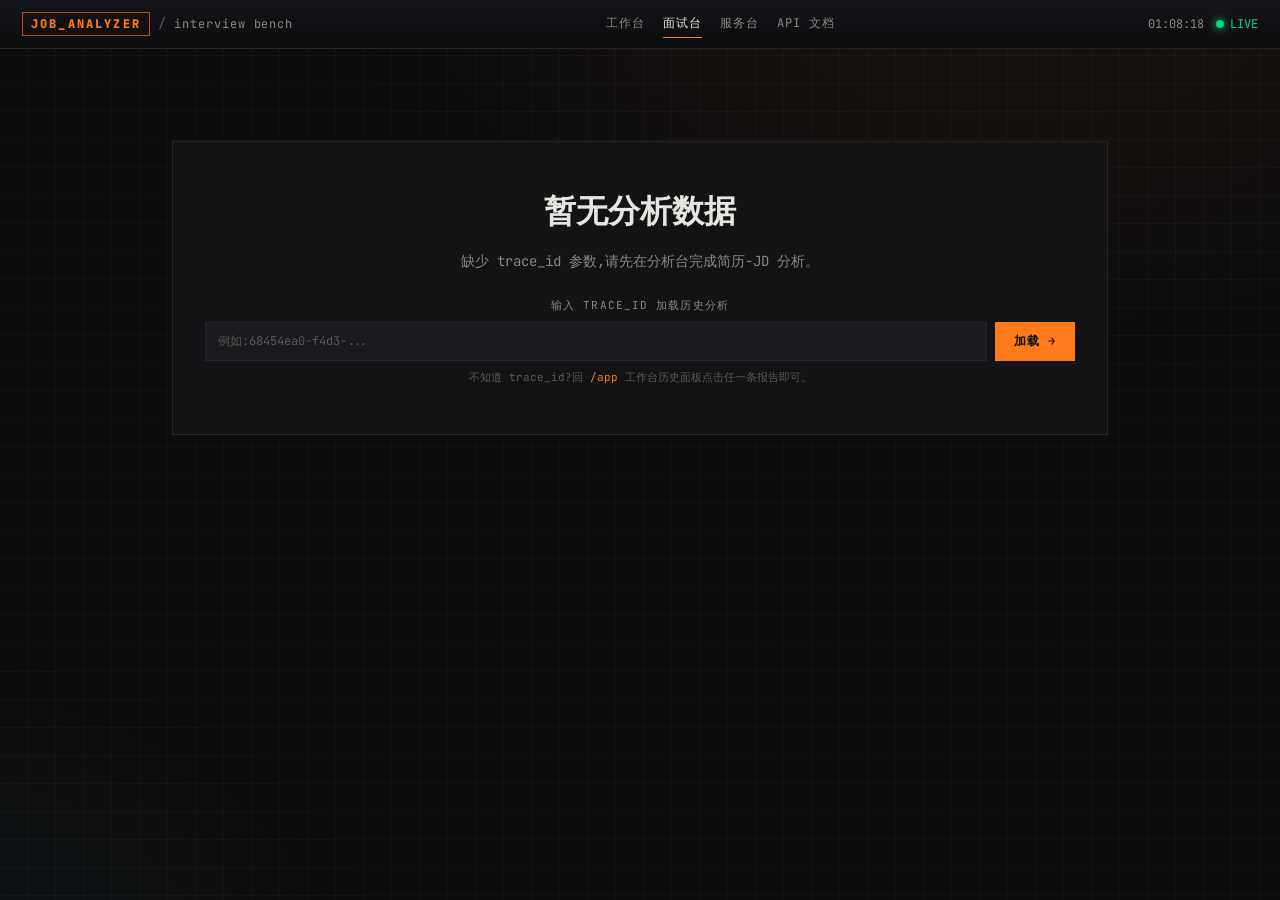
<file: static/interview.html>
<!doctype html>
<html lang="zh-CN">
<head>
  <meta charset="utf-8" />
  <title>面试题预测 · 求职分析智能体</title>
  <meta name="viewport" content="width=device-width,initial-scale=1" />
  <link rel="preconnect" href="https://fonts.googleapis.com" />
  <link rel="preconnect" href="https://fonts.gstatic.com" crossorigin />
  <link href="https://fonts.googleapis.com/css2?family=JetBrains+Mono:ital,wght@0,400;0,500;0,700;0,800;1,400&family=Newsreader:ital,wght@0,400;0,700;0,800;1,400&display=swap" rel="stylesheet" />
  <link rel="stylesheet" href="/static/app.css?v=2" />
  <link rel="stylesheet" href="/static/interview.css?v=2" />
</head>
<body>
  <div class="grid-bg" aria-hidden="true"></div>
  <div class="scan" aria-hidden="true"></div>

  <header class="top">
    <div class="top-left">
      <span class="ticker">JOB_ANALYZER</span>
      <span class="dim">/</span>
      <span class="section-name">interview bench</span>
    </div>
    <nav class="top-nav">
      <a href="/app">工作台</a>
      <a href="/interview" class="active">面试台</a>
      <a href="/">服务台</a>
      <a href="/docs" target="_blank" rel="noopener">API 文档</a>
    </nav>
    <div class="top-right">
      <span class="ts" id="ts">--:--:--</span>
      <span class="live"><span class="dot"></span>LIVE</span>
    </div>
  </header>

  <main class="page">
    <!-- 状态:无 trace_id 或缓存不存在 -->
    <section class="card fallback" id="fallback" hidden>
      <h2>暂无分析数据</h2>
      <p id="fallbackMsg">请先在分析台完成简历-JD 匹配分析,再回来生成面试题预测。</p>
      <form id="traceForm" class="fb-form">
        <label class="fb-label" for="traceInput">输入 trace_id 加载历史分析</label>
        <div class="fb-row">
          <input type="text" id="traceInput" class="fb-input" placeholder="例如:68454ea0-f4d3-..." autocomplete="off" />
          <button type="submit" class="fb-btn">加载 →</button>
        </div>
        <div class="fb-hint">不知道 trace_id?回 <a href="/app">/app</a> 工作台历史面板点击任一条报告即可。</div>
      </form>
    </section>

    <!-- 主界面 -->
    <section class="iv-shell" id="ivShell" hidden>
      <!-- 报头:返回 + 标题 -->
      <header class="iv-head">
        <a class="iv-back" href="/app">← 返回分析报告</a>
        <h1 class="iv-title">面试题预测</h1>
        <p class="iv-sub">基于简历-JD 匹配结果,按风险优先级生成针对性面试题</p>
      </header>

      <!-- 分析摘要卡 -->
      <section class="summary-card" id="summaryCard">
        <div class="sc-kicker">分析摘要 · SUMMARY</div>
        <div class="sc-grid">
          <div class="sc-cell">
            <div class="sc-k">候选人</div>
            <div class="sc-v" id="scName">—</div>
          </div>
          <div class="sc-cell">
            <div class="sc-k">岗位</div>
            <div class="sc-v" id="scJob">—</div>
          </div>
          <div class="sc-cell">
            <div class="sc-k">综合分</div>
            <div class="sc-v" id="scScore">—</div>
          </div>
          <div class="sc-cell">
            <div class="sc-k">trace_id</div>
            <div class="sc-v mono" id="scTrace">—</div>
          </div>
        </div>
      </section>

      <!-- 启动区 -->
      <section class="start-card" id="startCard">
        <div class="start-ico">🎯</div>
        <div class="start-body">
          <h3>开始预测面试题</h3>
          <p>基于风险点分层,生成 8–12 道针对性面试题,含优先级与出题原因,耗时约 20–40 秒。</p>
        </div>
        <button class="btn-primary" id="btnPredict">开始预测</button>
      </section>

      <!-- 进度条 -->
      <section class="progress-card" id="progressCard" hidden>
        <div class="pc-head">
          <span class="pc-kicker">正在生成 · GENERATING</span>
          <span class="pc-pct" id="pcPct">0%</span>
        </div>
        <div class="pc-bar"><div class="pc-fill" id="pcFill"></div></div>
        <div class="pc-msg" id="pcMsg">准备中…</div>
      </section>

      <!-- 错误提示 -->
      <section class="err-card" id="errCard" hidden>
        <strong>生成失败</strong>
        <p id="errMsg">—</p>
      </section>

      <!-- 题目结果 -->
      <section class="result" id="result" hidden>
        <div class="res-head">
          <h2>预测结果</h2>
          <div class="res-stats">
            <span id="resCount">0 道题</span>
            <span class="dim">·</span>
            <span id="resTime">—</span>
          </div>
        </div>

        <!-- 优先级筛选栏 -->
        <div class="filter-bar" id="filterBar" hidden>
          <span class="filter-label">按优先级筛选</span>
          <button class="filter-btn active" id="filterAll">全部</button>
          <button class="filter-btn high" id="filterHigh">高优先</button>
          <button class="filter-btn medium" id="filterMedium">中优先</button>
          <button class="filter-btn low" id="filterLow">低优先</button>
        </div>

        <div id="catList" class="cat-list">
          <!-- JS 注入分类卡片 -->
        </div>

        <!-- 备考建议 -->
        <section class="summary-card summary-advice">
          <div class="sc-kicker">备考建议 · SUMMARY</div>
          <p class="advice-text" id="adviceText">—</p>
        </section>
      </section>
    </section>
  </main>

  <!-- 模板:题目卡片(JS 复制) -->
  <template id="tplCat">
    <section class="cat-card">
      <header class="cat-head" data-toggle>
        <span class="cat-num"></span>
        <h3 class="cat-title"></h3>
        <span class="cat-count"></span>
        <span class="cat-toggle">▾</span>
      </header>
      <div class="cat-body" data-body>
        <!-- 问题列表 -->
      </div>
    </section>
  </template>

  <template id="tplQ">
    <article class="q-card">
      <header class="q-head">
        <span class="q-diff" data-diff>—</span>
        <span class="q-priority" data-priority>—</span>
        <span class="q-skill" data-skill hidden></span>
      </header>
      <p class="q-q" data-q></p>
      <div class="q-details">
        <details class="q-detail">
          <summary>🎯 考察意图</summary>
          <p data-intent></p>
        </details>
        <details class="q-detail">
          <summary>💡 建议答题方向</summary>
          <p data-direction></p>
        </details>
        <details class="q-detail" data-reason hidden>
          <summary>🔍 出题原因</summary>
          <p data-reason-text></p>
        </details>
        <div class="q-evidence" data-resume-evidence hidden>📄 简历证据:&nbsp;<span data-resume-evidence-text></span></div>
        <div class="q-evidence" data-jd-evidence hidden>📌 JD 证据:&nbsp;<span data-jd-evidence-text></span></div>
        <div class="q-jd" data-jd hidden>📋 关联 JD 要求:&nbsp;<span data-jd-text></span></div>
      </div>
    </article>
  </template>

  <script src="/static/interview.js?v=2"></script>
</body>
</html>
</file>
<file: static/app.css>
/* ============================================================
   JOB_ANALYZER · analysis bench
   美学方向:工程硬核 · 报纸骨架 · 终端命令式提示
   字体:JetBrains Mono (UI/数据) × Newsreader (报头大字)
   配色:暗色纸面 + 高饱和警示 + 单一暖橙强调
   ============================================================ */

/* 全局:尊重 HTML hidden 属性,避免被下面的 display:flex/grid 覆盖 */
[hidden] { display: none !important; }

:root {
  --bg:           #0d0d0e;
  --bg-1:         #131316;
  --bg-2:         #1a1a1f;
  --paper:        #f3eee5;     /* 报告正文用纸色,只出现在核心区 */
  --ink:          #111114;
  --line:         #232329;
  --line-2:       #2e2e35;
  --text:         #e7e5df;
  --text-dim:     #8a8880;
  --text-mute:    #5a5852;

  --green:        #00d97e;
  --green-dim:    #007a47;
  --red:          #ff3a52;
  --amber:        #ffb020;
  --orange:       #ff7a1a;     /* 单一强调色:报头 / 主操作 */
  --orange-dim:   #b35012;
  --cyan:         #4cd2ff;
  --blue:         #5b8cff;
}

* { box-sizing: border-box; }
html, body {
  margin: 0; padding: 0;
  background: var(--bg);
  color: var(--text);
  font-family: "JetBrains Mono", "Cascadia Code", "Source Code Pro", Consolas, monospace;
  font-size: 13.5px;
  line-height: 1.55;
  -webkit-font-smoothing: antialiased;
  text-rendering: optimizeLegibility;
}
a { color: var(--text); text-decoration: none; }
a:hover { color: var(--orange); }
code { font-family: inherit; }
button { font-family: inherit; }

/* ============ 背景层 ============ */
.grid-bg {
  position: fixed; inset: 0; z-index: 0; pointer-events: none;
  background-image:
    linear-gradient(rgba(255,255,255,0.022) 1px, transparent 1px),
    linear-gradient(90deg, rgba(255,255,255,0.022) 1px, transparent 1px);
  background-size: 28px 28px;
  background-position: -1px -1px;
}
.scan {
  position: fixed; inset: 0; z-index: 0; pointer-events: none;
  background: radial-gradient(1200px 800px at 80% -10%, rgba(255,122,26,0.06), transparent 60%),
              radial-gradient(900px 600px at -10% 110%, rgba(76,210,255,0.04), transparent 60%);
}
body::after {
  content: ""; position: fixed; inset: 0; z-index: 0; pointer-events: none;
  background-image: url("data:image/svg+xml;utf8,<svg xmlns='http://www.w3.org/2000/svg' width='160' height='160'><filter id='n'><feTurbulence type='fractalNoise' baseFrequency='0.9' numOctaves='2' stitchTiles='stitch'/><feColorMatrix values='0 0 0 0 0  0 0 0 0 0  0 0 0 0 0  0 0 0 0.05 0'/></filter><rect width='100%' height='100%' filter='url(%23n)'/></svg>");
  opacity: 0.5; mix-blend-mode: overlay;
}

/* ============ Top bar ============ */
.top {
  position: relative; z-index: 2;
  display: flex; align-items: center; justify-content: space-between;
  padding: 10px 22px;
  border-bottom: 1px solid var(--line);
  background: linear-gradient(180deg, #14141a, #0d0d0e);
}
.top-left { display: flex; gap: 8px; align-items: baseline; }
.ticker {
  font-weight: 800; letter-spacing: 0.18em; font-size: 12px;
  color: var(--orange);
  border: 1px solid var(--orange-dim);
  padding: 2px 8px;
}
.section-name { font-size: 12px; color: var(--text-dim); letter-spacing: 0.08em; }
.dim { color: var(--text-mute); }
.top-nav { display: flex; gap: 18px; }
.top-nav a {
  font-size: 12px; letter-spacing: 0.08em; color: var(--text-dim);
  padding: 4px 0; border-bottom: 1px solid transparent;
}
.top-nav a.active { color: var(--text); border-bottom-color: var(--orange); }
.top-right { display: flex; gap: 12px; align-items: center; font-size: 12px; }
.live { display: inline-flex; align-items: center; gap: 6px; color: var(--green); }
.live .dot {
  width: 8px; height: 8px; border-radius: 50%; background: var(--green);
  box-shadow: 0 0 8px var(--green);
  animation: pulse 1.5s ease-in-out infinite;
}
@keyframes pulse { 0%,100%{opacity:1} 50%{opacity:.35} }
.ts { color: var(--text-dim); font-variant-numeric: tabular-nums; }

/* ============ Layout ============ */
.bench {
  position: relative; z-index: 1;
  display: grid;
  grid-template-columns: 380px 1fr;
  gap: 16px;
  padding: 16px 22px 36px;
  min-height: calc(100vh - 41px);
}
@media (max-width: 980px) {
  .bench { grid-template-columns: 1fr; }
}

.col { display: flex; flex-direction: column; gap: 16px; min-width: 0; }

/* ============ Panel 通用 ============ */
.panel {
  border: 1px solid var(--line);
  background: var(--bg-1);
}
.panel-head {
  display: flex; align-items: baseline; justify-content: space-between;
  padding: 8px 14px;
  border-bottom: 1px solid var(--line);
  background: rgba(255,255,255,0.015);
}
.panel-head .title {
  font-size: 11px; font-weight: 700; letter-spacing: 0.18em;
  text-transform: uppercase; color: var(--text);
}
.panel-head .title::before { content: "▸ "; color: var(--orange); }
.panel-head .meta { font-size: 11px; color: var(--text-mute); letter-spacing: 0.05em; }

/* ============ 投递表单 ============ */
.intake { padding: 14px; display: flex; flex-direction: column; gap: 14px; }
.field { display: flex; flex-direction: column; gap: 6px; }
.lbl {
  font-size: 10.5px; letter-spacing: 0.16em; text-transform: uppercase;
  color: var(--text-dim);
}
.lbl::before { content: "// "; color: var(--orange); }
.drop {
  position: relative;
  border: 1.5px dashed var(--line-2);
  background: var(--bg-2);
  padding: 22px 16px;
  text-align: center;
  cursor: pointer;
  transition: border-color .15s, background .15s;
}
.drop:hover, .drop.drag { border-color: var(--orange); background: #1d1a17; }
.drop.has-file { border-style: solid; border-color: var(--green-dim); }
.drop-ico {
  font-size: 22px; color: var(--orange);
  font-family: "JetBrains Mono", monospace; font-weight: 800;
  margin-bottom: 6px;
}
.drop-title { font-size: 13px; font-weight: 700; }
.drop-sub { font-size: 11.5px; color: var(--text-dim); margin-top: 4px; }

textarea#jd {
  background: var(--bg-2);
  color: var(--text);
  border: 1px solid var(--line-2);
  padding: 10px 12px;
  font: 13px/1.55 "JetBrains Mono", monospace;
  resize: vertical;
  min-height: 140px;
  outline: none;
  transition: border-color .15s;
}
textarea#jd:focus { border-color: var(--orange); }
.hint { font-size: 10.5px; color: var(--text-mute); }

.actions { display: flex; justify-content: space-between; gap: 10px; padding-top: 4px; }
.btn {
  position: relative;
  border: 1px solid var(--line-2);
  background: var(--bg-2);
  color: var(--text);
  padding: 9px 14px;
  font-size: 12px; letter-spacing: 0.08em;
  cursor: pointer;
  transition: border-color .15s, background .15s, transform .05s;
  display: inline-flex; align-items: center; gap: 8px;
}
.btn:hover { border-color: var(--orange); }
.btn:active { transform: translateY(1px); }
.btn.primary {
  background: var(--orange);
  border-color: var(--orange);
  color: #0d0d0e;
  font-weight: 700;
}
.btn.primary:hover { background: #ff8a30; border-color: #ff8a30; }
.btn.ghost { color: var(--text-dim); }
.kbd {
  font-size: 10px; padding: 1px 6px;
  border: 1px solid currentColor; opacity: 0.7;
  border-radius: 2px;
}

.meta-list { list-style: none; margin: 0; padding: 8px 14px 14px; }
.meta-list li {
  display: flex; justify-content: space-between; gap: 10px;
  padding: 6px 0;
  border-bottom: 1px dashed var(--line);
  font-size: 12.5px;
}
.meta-list li:last-child { border-bottom: none; }
.meta-list .k { color: var(--text-mute); letter-spacing: 0.05em; }
.meta-list .v { color: var(--text); text-align: right; word-break: break-all; }
.meta-list .v.mono { font-family: "JetBrains Mono", monospace; font-size: 12px; }

/* ============ Empty state ============ */
.empty {
  border: 1px solid var(--line);
  background: var(--bg-1);
  padding: 36px 24px;
  text-align: center;
  min-height: 320px;
  display: flex; flex-direction: column; align-items: center; justify-content: center;
  gap: 18px;
}
.empty-art pre {
  margin: 0;
  font-family: "JetBrains Mono", monospace;
  font-size: 12px;
  color: var(--orange);
  line-height: 1.4;
  white-space: pre;
}
.empty-tip { color: var(--text-dim); font-size: 12.5px; }
.empty-tip code {
  background: var(--bg-2); border: 1px solid var(--line);
  padding: 1px 6px;
}

/* ============ 报告主区 ============ */
.report {
  border: 1px solid var(--line);
  background: var(--bg-1);
}

/* 报头 */
.report-head {
  display: grid; grid-template-columns: 1fr auto;
  align-items: end;
  padding: 22px 26px 18px;
  border-bottom: 1px solid var(--line);
  background: linear-gradient(180deg, #161618, #131316);
}
.kicker {
  font-size: 10.5px; letter-spacing: 0.22em;
  color: var(--orange); text-transform: uppercase;
  margin-bottom: 6px;
}
.headline {
  font-family: "Newsreader", "Times New Roman", serif;
  font-weight: 700;
  font-size: 38px;
  letter-spacing: -0.01em;
  line-height: 1.1;
  margin: 0 0 6px;
  font-style: italic;
}
.headline .hl-strong {
  font-weight: 900;
  color: var(--orange);
  letter-spacing: 0.01em;
  font-size: 1.2em;          /* 方案 B:让"岗位匹配"整段比"诊断"大 1.2 倍,前 4 字保持同大 */
}
/* 首字母放大 + 橙色:仅作用于"岗"字(整段 <h1> 的第一个字符).
   注意:如果以后 <h1> 内部第一个字符不再是"岗",这个样式会自动迁移到新首字.
   如果需要"前 4 字"统一强调,改用 .headline .hl-strong(.hl-strong 现在已经覆盖"岗位匹配"4 字). */
/*.headline::first-letter {
  font-size: 1.2em; color: var(--orange);
}*/
.byline {
  font-size: 11.5px; color: var(--text-dim);
  display: flex; gap: 8px; align-items: center; flex-wrap: wrap;
}
.byline code { color: var(--cyan); }

/* 评分环 */
.score-ring {
  position: relative;
  width: 120px; height: 120px;
}
.score-ring svg { transform: rotate(-90deg); }
.ring-bg { fill: none; stroke: var(--line-2); stroke-width: 8; }
.ring-fg {
  fill: none; stroke: var(--orange);
  stroke-width: 8; stroke-linecap: butt;
  transition: stroke-dashoffset 1.2s cubic-bezier(.2,.7,.2,1);
}
.score-text {
  position: absolute; inset: 0;
  display: flex; flex-direction: column; align-items: center; justify-content: center;
}
.score-text .num {
  font-family: "Newsreader", serif;
  font-size: 38px; font-weight: 700; line-height: 1;
  font-variant-numeric: tabular-nums;
}
.score-text .lbl {
  font-size: 10px; letter-spacing: 0.2em;
  color: var(--text-mute); text-transform: uppercase;
  margin-top: 2px;
}
/* 分数段配色 */
.score-ring[data-score^="9"] .ring-fg, .score-ring[data-score^="9"] .num { stroke: var(--green); color: var(--green); }
.score-ring[data-score^="8"] .ring-fg, .score-ring[data-score^="8"] .num { stroke: var(--green); color: var(--green); }
.score-ring[data-score^="7"] .ring-fg, .score-ring[data-score^="7"] .num { stroke: var(--amber); color: var(--amber); }
.score-ring[data-score^="6"] .ring-fg, .score-ring[data-score^="6"] .num { stroke: var(--amber); color: var(--amber); }
.score-ring[data-score^="5"] .ring-fg, .score-ring[data-score^="5"] .num { stroke: var(--amber); color: var(--amber); }
.score-ring[data-score^="4"] .ring-fg, .score-ring[data-score^="4"] .num { stroke: var(--red); color: var(--red); }
.score-ring[data-score^="3"] .ring-fg, .score-ring[data-score^="3"] .num { stroke: var(--red); color: var(--red); }

/* 章节通用 */
.sec { padding: 18px 26px; border-bottom: 1px solid var(--line); }
.sec:last-of-type { border-bottom: none; }
.sec-head {
  display: flex; align-items: baseline; gap: 10px;
  margin-bottom: 14px;
}
.sec-num {
  font-size: 11px; color: var(--orange);
  letter-spacing: 0.15em; font-weight: 800;
  font-family: "JetBrains Mono", monospace;
}
.sec-head h2 {
  margin: 0;
  font-family: "Newsreader", serif;
  font-weight: 700; font-size: 18px; font-style: italic;
  letter-spacing: 0.01em;
}
.sec-rule {
  flex: 1; height: 1px; background: var(--line); align-self: center;
}
.sec-meta { font-size: 11px; color: var(--text-dim); letter-spacing: 0.06em; }

.verdict {
  font-family: "Newsreader", serif;
  font-size: 17px; line-height: 1.55;
  color: var(--text);
  border-left: 3px solid var(--orange);
  padding: 4px 0 4px 14px;
  margin-bottom: 14px;
}

/* 评分理由 */
.score-reasoning {
  margin-bottom: 14px;
  padding: 10px 14px;
  border-left: 3px solid var(--orange);
  background: rgba(255,122,26,0.04);
}
.sr-label {
  font-size: 10px; letter-spacing: 0.16em;
  text-transform: uppercase; color: var(--text-mute);
  margin-bottom: 4px;
}
.sr-text {
  font-size: 13px; color: var(--text); line-height: 1.6;
}

/* 亮点/短板标签 */
.score-tags {
  display: grid; grid-template-columns: 1fr 1fr; gap: 14px;
  margin-bottom: 14px;
}
.st-col { border: 1px solid var(--line); padding: 10px 14px; background: var(--bg-2); }
.st-title {
  font-size: 10.5px; letter-spacing: 0.12em;
  text-transform: uppercase; color: var(--text-dim);
  margin-bottom: 6px;
}
.st-col ul { list-style: none; margin: 0; padding: 0; }
.st-col li { font-size: 12.5px; margin: 3px 0; }
.st-str li { color: var(--green); }
.st-wk li { color: var(--red); }

.stat-grid {
  display: grid; grid-template-columns: repeat(4, 1fr);
  gap: 1px; background: var(--line);
  border: 1px solid var(--line);
}
@media (max-width: 720px) { .stat-grid { grid-template-columns: repeat(2, 1fr); } }
.stat {
  background: var(--bg-1);
  padding: 10px 12px;
}
.stat .k {
  font-size: 10px; letter-spacing: 0.16em; text-transform: uppercase;
  color: var(--text-mute);
}
.stat .v {
  font-family: "Newsreader", serif;
  font-size: 22px; font-weight: 600;
  margin-top: 2px;
  font-variant-numeric: tabular-nums;
}
.stat .v.ok   { color: var(--green); }
.stat .v.bad  { color: var(--red); }
.stat .v.warn { color: var(--amber); }
.stat .v.hi   { color: var(--orange); }

.grid-2 {
  display: grid; grid-template-columns: 1fr 1fr; gap: 14px;
}
@media (max-width: 720px) { .grid-2 { grid-template-columns: 1fr; } }

.block { border: 1px solid var(--line); padding: 12px 14px; background: var(--bg-2); }
.block-title {
  margin: 0 0 10px;
  font-size: 11.5px; letter-spacing: 0.12em; text-transform: uppercase;
  color: var(--text-dim);
  display: flex; justify-content: space-between; align-items: baseline;
}
.block-title .ok   { color: var(--green); font-weight: 800; }
.block-title .bad  { color: var(--red); font-weight: 800; }
.block-title .warn { color: var(--amber); font-weight: 800; }

.chips { list-style: none; margin: 0; padding: 0; display: flex; flex-wrap: wrap; gap: 6px; }
.chips li {
  font-size: 11.5px;
  padding: 3px 8px;
  border: 1px solid var(--line-2);
  color: var(--text);
  background: rgba(255,255,255,0.02);
  font-family: "JetBrains Mono", monospace;
}
.chips.bad  li { color: var(--red); border-color: #5e1a26; background: rgba(255,58,82,0.06); }
.chips.warn li { color: var(--amber); border-color: #5a3f10; background: rgba(255,176,32,0.06); }

.bullets { margin: 0; padding-left: 18px; color: var(--text); }
.bullets li { margin: 4px 0; font-size: 12.5px; }
.bullets.compact li { margin: 2px 0; font-size: 12px; color: var(--text-dim); }

.exp-grid {
  display: grid; grid-template-columns: repeat(4, 1fr); gap: 1px;
  background: var(--line); border: 1px solid var(--line);
}
@media (max-width: 720px) { .exp-grid { grid-template-columns: repeat(2, 1fr); } }
.exp-cell { background: var(--bg-1); padding: 10px 12px; }
.exp-cell.wide { grid-column: 1 / -1; }
.exp-cell .k {
  font-size: 10px; letter-spacing: 0.14em; text-transform: uppercase;
  color: var(--text-mute);
}
.exp-cell .v { margin-top: 4px; font-size: 13.5px; color: var(--text); }
.exp-cell .v.mono { font-family: "JetBrains Mono", monospace; font-size: 12.5px; color: var(--cyan); }

.suggestions {
  list-style: none; counter-reset: sug; margin: 0; padding: 0;
  display: flex; flex-direction: column; gap: 10px;
}
.suggestion {
  counter-increment: sug;
  display: grid; grid-template-columns: 36px 1fr auto; gap: 12px;
  border: 1px solid var(--line);
  background: var(--bg-2);
  padding: 12px 14px;
}
.suggestion::before {
  content: counter(sug, decimal-leading-zero);
  color: var(--orange);
  font-weight: 800; font-size: 18px;
  font-family: "Newsreader", serif; font-style: italic;
  align-self: start;
}
.suggestion .body { min-width: 0; }
.suggestion .body .top-row {
  display: flex; gap: 8px; align-items: baseline; flex-wrap: wrap;
  margin-bottom: 4px;
}
.suggestion .body h4 {
  margin: 0;
  font-size: 14px; font-weight: 700;
  font-family: "Newsreader", serif; font-style: italic;
}
.suggestion .body p { margin: 4px 0; color: var(--text); font-size: 12.5px; }
.suggestion .body .reason {
  margin-top: 6px; color: var(--text-dim); font-size: 12px;
  border-left: 2px solid var(--line-2); padding-left: 10px;
}
.suggestion .body .example {
  margin-top: 6px;
  background: var(--bg-1);
  border-left: 2px solid var(--orange);
  padding: 6px 10px;
  font-size: 12px; color: var(--text);
}
.suggestion .body .example::before {
  content: "EXAMPLE · ";
  color: var(--orange); font-weight: 800; font-size: 10px; letter-spacing: 0.15em;
  margin-right: 6px;
}
.tag {
  font-size: 10px; letter-spacing: 0.1em; text-transform: uppercase;
  padding: 2px 6px; border: 1px solid var(--line-2);
  color: var(--text-dim);
}
.tag.high   { color: var(--red); border-color: #5e1a26; background: rgba(255,58,82,0.08); }
.tag.medium { color: var(--amber); border-color: #5a3f10; background: rgba(255,176,32,0.08); }
.tag.low    { color: var(--green); border-color: var(--green-dim); background: rgba(0,217,126,0.06); }
.tag.section { color: var(--cyan); border-color: #1c4d63; background: rgba(76,210,255,0.05); }
.tags { display: flex; flex-direction: column; gap: 4px; align-items: flex-end; }

.report-foot {
  padding: 14px 26px;
  border-top: 1px solid var(--line);
  font-size: 11px; color: var(--text-mute);
  display: flex; gap: 8px; align-items: center; flex-wrap: wrap;
  background: linear-gradient(180deg, #131316, #0f0f12);
}

/* ============ Predict CTA(预测面试题入口) ============ */
.predict-cta {
  display: grid; grid-template-columns: auto 1fr auto;
  gap: 18px; align-items: center;
  padding: 18px 26px;
  margin-top: 16px;
  border: 1px solid var(--orange-dim);
  background: linear-gradient(180deg, #1f1610, #131316);
}
.predict-cta .pcta-ico { font-size: 32px; }
.predict-cta .pcta-body h3 {
  margin: 0 0 4px; font-size: 15px; font-weight: 700;
  color: var(--text);
}
.predict-cta .pcta-body p {
  margin: 0; color: var(--text-dim); font-size: 12.5px;
}
.predict-cta .pcta-btn {
  display: inline-block;
  border: 1px solid var(--orange);
  color: var(--orange);
  padding: 10px 22px;
  font-size: 13px; font-weight: 700;
  letter-spacing: 0.08em;
  transition: background 0.15s, color 0.15s;
  white-space: nowrap;
}
.predict-cta .pcta-btn:hover { background: var(--orange); color: #111; }

/* ============ Run View (运行态视图) ============ */
.run-view {
  border: 1px solid var(--line);
  background: var(--bg-1);
  padding: 22px 26px;
  min-height: 320px;
  display: flex;
  flex-direction: column;
  gap: 18px;
}
.run-header {
  display: flex; justify-content: space-between; align-items: baseline;
}
.run-title {
  font-size: 11px; letter-spacing: 0.22em; font-weight: 800;
  color: var(--orange); text-transform: uppercase;
}
.run-timer {
  font-size: 13px; color: var(--cyan);
  font-variant-numeric: tabular-nums;
}

/* 进度条 */
.run-bar-track {
  height: 3px; background: var(--line-2); border-radius: 2px;
  overflow: hidden;
}
.run-bar-fill {
  height: 100%; width: 0%;
  background: linear-gradient(90deg, var(--orange), #ff8a30);
  border-radius: 2px;
  transition: width 0.3s ease;
  will-change: width;
}

/* 步骤列表 */
.run-steps { list-style: none; margin: 0; padding: 0; display: grid; gap: 6px; }
.run-steps li {
  display: flex; align-items: center; gap: 10px;
  padding: 5px 0; font-size: 12px; color: var(--text-mute);
  transition: color .2s;
}
.step-dot {
  width: 7px; height: 7px; border-radius: 50%;
  background: var(--line-2); flex-shrink: 0;
  transition: background .25s, box-shadow .25s;
}
.step-lbl { letter-spacing: 0.03em; }

/* 步骤状态 */
.run-steps li.active { color: var(--text); }
.run-steps li.active .step-dot {
  background: var(--orange);
  box-shadow: 0 0 8px rgba(255,122,26,0.4);
}
.run-steps li.parallel-active { color: var(--text-dim); }
.run-steps li.parallel-active .step-dot {
  background: var(--amber);
  box-shadow: 0 0 6px rgba(255,176,32,0.3);
}
.run-steps li.done { color: var(--text-dim); }
.run-steps li.done .step-dot { background: var(--green-dim); }
.run-steps li.error { color: var(--red); }
.run-steps li.error .step-dot { background: var(--red); }

/* 当前状态 */
.run-status {
  display: flex; align-items: center; gap: 10px;
  padding: 10px 14px; border: 1px solid var(--line);
  background: rgba(255,122,26,0.04);
}
.status-icon {
  font-size: 16px; animation: spin 1.2s linear infinite;
  color: var(--orange);
}
@keyframes spin { to { transform: rotate(360deg); } }
.status-msg { font-size: 12.5px; color: var(--text); }

/* 错误态 */
.run-error {
  display: flex; align-items: flex-start; gap: 12px;
  padding: 14px; border: 1px solid #5e1a26;
  background: rgba(255,58,82,0.05);
}
.error-icon { font-size: 20px; color: var(--red); }
.error-body strong { font-size: 13px; color: var(--red); display: block; margin-bottom: 4px; }
.error-body p { margin: 4px 0; font-size: 12px; color: var(--text-dim); }
.error-body code { font-size: 11px; color: var(--text-mute); background: var(--bg-2); padding: 2px 6px; }


/* ============ Toast ============ */
.toast {
  position: fixed; bottom: 24px; left: 50%; transform: translateX(-50%);
  z-index: 50;
  background: var(--bg-2);
  border: 1px solid var(--line-2);
  padding: 10px 16px;
  font-size: 12.5px;
  display: flex; gap: 10px; align-items: center;
  box-shadow: 0 12px 40px rgba(0,0,0,0.5);
  animation: toast-in .25s ease;
}
.toast.error { border-color: #5e1a26; }
.toast .t-dot {
  width: 8px; height: 8px; background: var(--orange); border-radius: 50%;
}
.toast.error .t-dot { background: var(--red); }
@keyframes toast-in {
  from { transform: translate(-50%, 8px); opacity: 0; }
  to   { transform: translate(-50%, 0);   opacity: 1; }
}

/* ============ 历史记录面板(history panel) ============ */
.history-panel {
  border: 1px solid var(--line);
  background: var(--bg-1);
  margin-bottom: 16px;
}
.history-panel .hp-head {
  display: flex; justify-content: space-between; align-items: center;
  padding: 8px 14px;
  border-bottom: 1px solid var(--line);
  background: rgba(255,255,255,0.015);
}
.history-panel .hp-title {
  font-size: 11px; font-weight: 700;
  color: var(--text);
  text-transform: uppercase; letter-spacing: 0.18em;
}
.history-panel .hp-title::before { content: "▸ "; color: var(--orange); }
.history-panel .hp-meta { color: var(--text-mute); font-size: 11px; }
.history-panel .hp-list {
  list-style: none; margin: 0; padding: 0;
  max-height: 220px; overflow-y: auto;
}
.history-panel .hp-item {
  display: grid;
  grid-template-columns: 56px 1fr auto;
  gap: 12px; align-items: center;
  padding: 9px 14px;
  border-bottom: 1px solid var(--line);
  cursor: pointer;
  transition: background 0.1s;
}
.history-panel .hp-item:last-child { border-bottom: none; }
.history-panel .hp-item:hover { background: rgba(255,122,26,0.06); }
.history-panel .hp-item.is-active {
  background: rgba(0,217,126,0.08);
  border-left: 3px solid var(--green);
  padding-left: 11px;
}
.history-panel .hp-score {
  font-family: "Newsreader", serif;
  font-size: 22px; font-weight: 700;
  text-align: right;
  font-variant-numeric: tabular-nums;
}
.history-panel .hp-score.ok   { color: var(--green); }
.history-panel .hp-score.warn { color: var(--amber); }
.history-panel .hp-score.bad  { color: var(--red); }
.history-panel .hp-name { font-size: 13px; color: var(--text); }
.history-panel .hp-job  { font-size: 11.5px; color: var(--text-dim); margin-top: 2px; }
.history-panel .hp-time { font-size: 10.5px; color: var(--text-mute); font-variant-numeric: tabular-nums; }
.history-panel .hp-empty {
  padding: 18px; text-align: center;
  color: var(--text-mute); font-size: 12px; font-style: italic;
}

/* ============ 报告上方操作栏(report actions) ============ */
.report-actions {
  display: flex; justify-content: flex-end; align-items: center;
  gap: 10px;
  padding: 10px 16px;
  background: linear-gradient(90deg, rgba(255,122,26,0.12), rgba(255,122,26,0.02));
  border-bottom: 1px solid var(--line);
}
.btn-iv {
  display: inline-flex; align-items: center; gap: 6px;
  padding: 7px 14px;
  font-size: 12px; font-weight: 700;
  letter-spacing: 0.06em;
  color: var(--bg);
  background: var(--orange);
  border: 1px solid var(--orange);
  cursor: pointer;
  transition: filter 0.1s, transform 0.05s;
}
.btn-iv:hover { filter: brightness(1.1); color: var(--bg); }
.btn-iv:active { transform: translateY(1px); }
</file>
<file: static/interview.css>
/* ============================================================
   面试题预测页面 — 与 app.css 共享设计令牌,本文件只放页面专属样式
   v2: 新增优先级筛选栏、优先级标签、证据展示区
   ============================================================ */

main.page {
  position: relative; z-index: 1;
  max-width: 980px; margin: 0 auto; padding: 32px 22px 60px;
}

/* ---- Fallback(无 trace_id) ---- */
.card.fallback {
  border: 1px solid var(--line);
  background: var(--bg-1);
  padding: 48px 32px; text-align: center;
  margin-top: 60px;
}
.card.fallback h2 {
  font-family: "Newsreader", serif;
  font-size: 32px; font-weight: 800; margin: 0 0 12px;
  color: var(--text);
}
.card.fallback p {
  color: var(--text-dim); font-size: 14px; margin: 0 0 24px;
}
.card.fallback .cta {
  display: inline-block;
  border: 1px solid var(--orange);
  color: var(--orange);
  padding: 10px 22px;
  font-size: 13px; letter-spacing: 0.08em;
  transition: background 0.15s, color 0.15s;
}
.card.fallback .cta:hover { background: var(--orange); color: #111; }

/* ---- 报头 ---- */
.iv-shell { display: block; }
.iv-head {
  display: flex; flex-direction: column; gap: 6px;
  margin-bottom: 24px;
  padding-bottom: 16px; border-bottom: 1px solid var(--line);
}
.iv-back {
  font-size: 12px; color: var(--text-dim);
  letter-spacing: 0.08em;
  align-self: flex-start;
  margin-bottom: 6px;
}
.iv-back:hover { color: var(--orange); }
.iv-title {
  font-family: "Newsreader", serif;
  font-size: 38px; font-weight: 800;
  color: var(--text); margin: 0;
  letter-spacing: -0.01em;
}
.iv-sub {
  color: var(--text-dim); font-size: 13px; margin: 0;
}

/* ---- 摘要卡(摘要 / 备考建议共用) ---- */
.summary-card {
  border: 1px solid var(--line);
  background: var(--bg-1);
  padding: 18px 22px; margin-bottom: 18px;
}
.summary-card .sc-kicker {
  color: var(--orange);
  font-size: 10.5px; font-weight: 700;
  letter-spacing: 0.18em;
  margin-bottom: 12px;
}
.sc-grid {
  display: grid;
  grid-template-columns: repeat(4, 1fr);
  gap: 1px; background: var(--line);
  border: 1px solid var(--line);
}
.sc-cell { background: var(--bg); padding: 10px 14px; }
.sc-cell .sc-k {
  color: var(--text-mute); font-size: 10px;
  text-transform: uppercase; letter-spacing: 0.12em;
  margin-bottom: 4px;
}
.sc-cell .sc-v {
  color: var(--text); font-size: 13.5px; font-weight: 500;
  word-break: break-all;
}
.sc-cell .sc-v.mono { font-variant-numeric: tabular-nums; }

.summary-advice .advice-text {
  margin: 0; padding: 4px 0 0;
  color: var(--text); font-size: 14px; line-height: 1.7;
}

/* ---- 启动卡 ---- */
.start-card {
  display: grid; grid-template-columns: auto 1fr auto;
  gap: 18px; align-items: center;
  border: 1px solid var(--line);
  background: linear-gradient(180deg, #1a1a1f, #131316);
  padding: 20px 24px; margin-bottom: 18px;
}
.start-ico { font-size: 36px; }
.start-body h3 {
  margin: 0 0 4px; font-size: 16px; font-weight: 700;
  color: var(--text);
}
.start-body p {
  margin: 0; color: var(--text-dim); font-size: 12.5px;
}
.btn-primary {
  border: 1px solid var(--orange);
  background: var(--orange); color: #111;
  padding: 10px 24px;
  font-size: 13px; font-weight: 700;
  letter-spacing: 0.08em;
  cursor: pointer;
  transition: background 0.15s, color 0.15s;
}
.btn-primary:hover { background: transparent; color: var(--orange); }
.btn-primary:disabled {
  background: var(--bg-2); color: var(--text-mute);
  border-color: var(--line-2); cursor: not-allowed;
}

/* ---- 进度卡 ---- */
.progress-card {
  border: 1px solid var(--line);
  background: var(--bg-1);
  padding: 18px 22px; margin-bottom: 18px;
}
.pc-head {
  display: flex; justify-content: space-between; align-items: baseline;
  margin-bottom: 8px;
}
.pc-kicker {
  color: var(--orange); font-size: 10.5px; font-weight: 700;
  letter-spacing: 0.18em;
}
.pc-kicker::before { content: "● "; animation: pulse 1.5s infinite; }
.pc-pct { color: var(--text); font-size: 14px; font-weight: 700; font-variant-numeric: tabular-nums; }
.pc-bar {
  height: 4px; background: var(--bg-2); border: 1px solid var(--line);
  overflow: hidden;
}
.pc-fill {
  height: 100%;
  background: linear-gradient(90deg, var(--orange), #ffaa55);
  width: 0%;
  transition: width 0.3s ease;
}
.pc-msg { margin-top: 8px; color: var(--text-dim); font-size: 12px; }

/* ---- 错误卡 ---- */
.err-card {
  border: 1px solid var(--red);
  background: rgba(255, 58, 82, 0.08);
  padding: 14px 18px; margin-bottom: 18px;
  color: var(--text);
}
.err-card strong { color: var(--red); display: block; margin-bottom: 4px; }
.err-card p { margin: 0; color: var(--text-dim); font-size: 12.5px; }

/* ---- 优先级筛选栏 ---- */
.filter-bar {
  display: flex; align-items: center; gap: 8px;
  margin-bottom: 16px; padding: 10px 16px;
  border: 1px solid var(--line);
  background: var(--bg-1);
}
.filter-label {
  color: var(--text-dim); font-size: 11px;
  letter-spacing: 0.1em; text-transform: uppercase;
  margin-right: 4px;
}
.filter-btn {
  padding: 4px 12px;
  font-size: 11px; font-weight: 700;
  letter-spacing: 0.08em;
  border: 1px solid var(--line-2);
  background: var(--bg);
  color: var(--text-dim);
  cursor: pointer;
  transition: all 0.15s;
}
.filter-btn:hover { border-color: var(--orange); color: var(--text); }
.filter-btn.active {
  border-color: var(--orange);
  background: rgba(255, 122, 26, 0.12);
  color: var(--orange);
}
.filter-btn.high.active { border-color: var(--red); background: rgba(255,58,82,0.1); color: var(--red); }
.filter-btn.medium.active { border-color: var(--amber); background: rgba(255,176,32,0.1); color: var(--amber); }
.filter-btn.low.active { border-color: var(--green); background: rgba(0,217,126,0.1); color: var(--green); }

/* ---- 题目结果 ---- */
.result { margin-top: 24px; }
.res-head {
  display: flex; justify-content: space-between; align-items: baseline;
  margin-bottom: 16px;
  padding-bottom: 10px; border-bottom: 1px solid var(--line);
}
.res-head h2 {
  font-family: "Newsreader", serif;
  font-size: 24px; font-weight: 800; margin: 0;
  color: var(--text);
}
.res-stats { color: var(--text-dim); font-size: 12px; }

.cat-list { display: flex; flex-direction: column; gap: 14px; margin-bottom: 24px; }
.cat-card {
  border: 1px solid var(--line);
  background: var(--bg-1);
}
.cat-head {
  display: grid; grid-template-columns: auto 1fr auto auto;
  gap: 12px; align-items: center;
  padding: 12px 18px;
  cursor: pointer;
  user-select: none;
  background: rgba(255,255,255,0.012);
  border-bottom: 1px solid transparent;
}
.cat-card.expanded .cat-head { border-bottom-color: var(--line); }
.cat-head:hover { background: rgba(255,122,26,0.05); }
.cat-num {
  color: var(--orange);
  font-size: 10.5px; font-weight: 700;
  letter-spacing: 0.18em;
  border: 1px solid var(--orange-dim);
  padding: 2px 8px;
}
.cat-title {
  font-size: 15px; font-weight: 700; margin: 0;
  color: var(--text);
}
.cat-count { color: var(--text-dim); font-size: 12px; }
.cat-toggle { color: var(--text-mute); font-size: 12px; transition: transform 0.2s; }
.cat-card.expanded .cat-toggle { transform: rotate(180deg); }
.cat-body {
  display: none;
  padding: 14px 18px 18px;
  flex-direction: column; gap: 10px;
}
.cat-card.expanded .cat-body { display: flex; }

/* ---- 单题卡 ---- */
.q-card {
  border: 1px solid var(--line-2);
  background: var(--bg);
  padding: 14px 16px;
}
.q-head {
  display: flex; gap: 8px; align-items: center;
  margin-bottom: 8px;
}
.q-diff {
  font-size: 10.5px; font-weight: 700;
  letter-spacing: 0.12em;
  padding: 2px 8px;
  text-transform: uppercase;
}
.q-diff.easy   { color: var(--green); border: 1px solid var(--green-dim); background: rgba(0,217,126,0.08); }
.q-diff.medium { color: var(--amber); border: 1px solid var(--amber);     background: rgba(255,176,32,0.08); }
.q-diff.hard   { color: var(--red);   border: 1px solid var(--red);       background: rgba(255,58,82,0.08); }

/* 优先级标签 */
.q-priority {
  font-size: 10.5px; font-weight: 700;
  letter-spacing: 0.08em;
  padding: 2px 8px;
}
.q-priority.high   { color: var(--red);   border: 1px solid var(--red);       background: rgba(255,58,82,0.06); }
.q-priority.medium { color: var(--amber); border: 1px solid var(--amber);     background: rgba(255,176,32,0.06); }
.q-priority.low    { color: var(--green); border: 1px solid var(--green-dim); background: rgba(0,217,126,0.06); }

.q-skill {
  font-size: 11px; color: var(--orange);
  border: 1px solid var(--orange-dim);
  padding: 2px 8px;
}
.q-q {
  margin: 0 0 10px;
  font-family: "Newsreader", serif;
  font-size: 16px; font-weight: 500;
  color: var(--text); line-height: 1.55;
}
.q-details { display: flex; flex-direction: column; gap: 6px; }
.q-detail {
  border: 1px solid var(--line-2);
  background: var(--bg-1);
}
.q-detail summary {
  padding: 7px 12px;
  cursor: pointer;
  color: var(--text-dim); font-size: 12.5px;
  list-style: none;
  user-select: none;
}
.q-detail summary::-webkit-details-marker { display: none; }
.q-detail summary::before {
  content: "▸ "; color: var(--orange); margin-right: 4px;
  transition: transform 0.15s; display: inline-block;
}
.q-detail[open] summary::before { transform: rotate(90deg); }
.q-detail summary:hover { color: var(--text); }
.q-detail p {
  margin: 0; padding: 8px 12px 12px;
  color: var(--text); font-size: 13px; line-height: 1.6;
  border-top: 1px solid var(--line-2);
}

/* 证据展示 */
.q-evidence {
  font-size: 11.5px; color: var(--text-dim);
  padding: 4px 12px 0;
}
.q-evidence span { color: var(--text); }

.q-jd {
  font-size: 11.5px; color: var(--text-dim);
  padding: 4px 12px 0;
}
.q-jd span { color: var(--text); }

/* ---- 响应式 ---- */
@media (max-width: 720px) {
  main.page { padding: 20px 14px 40px; }
  .iv-title { font-size: 28px; }
  .sc-grid { grid-template-columns: 1fr 1fr; }
  .start-card { grid-template-columns: 1fr; text-align: center; }
  .start-ico { font-size: 28px; }
  .q-q { font-size: 15px; }
  .filter-bar { flex-wrap: wrap; }
}

/* ============ 兜底表单:输入 trace_id 加载历史 ============ */
.fb-form { display: flex; flex-direction: column; gap: 8px; margin-top: 16px; }
.fb-label { font-size: 11px; color: var(--text-dim); letter-spacing: 0.1em; text-transform: uppercase; }
.fb-row { display: flex; gap: 8px; }
.fb-input {
  flex: 1; padding: 10px 12px;
  font-family: "JetBrains Mono", monospace; font-size: 12px;
  color: var(--text);
  background: var(--bg-2);
  border: 1px solid var(--line);
  outline: none;
  transition: border-color 0.1s;
}
.fb-input:focus { border-color: var(--orange); }
.fb-input::placeholder { color: var(--text-mute); }
.fb-btn {
  padding: 10px 18px;
  font-size: 12px; font-weight: 700; letter-spacing: 0.08em;
  color: var(--bg);
  background: var(--orange);
  border: 1px solid var(--orange);
  cursor: pointer;
  transition: filter 0.1s;
}
.fb-btn:hover { filter: brightness(1.1); }
.fb-hint { font-size: 11px; color: var(--text-mute); }
.fb-hint a { color: var(--orange); text-decoration: none; }
.fb-hint a:hover { text-decoration: underline; }
</file>
